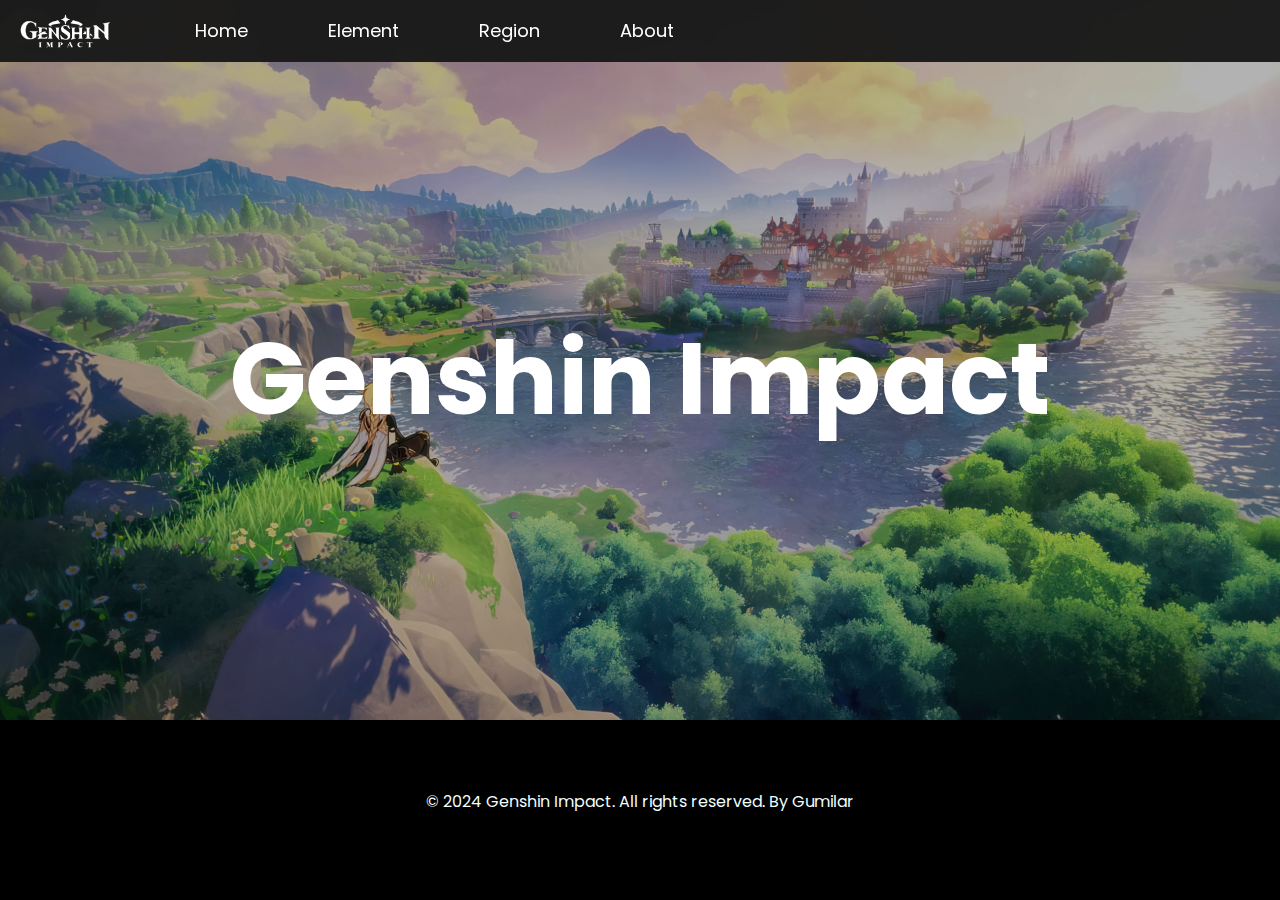
<file: index.html>
<!DOCTYPE html>
<html lang="en">
<head>
    <meta charset="UTF-8">
    <meta name="viewport" content="width=device-width, initial-scale=1.0">
    <title>Genshin Impact</title>
    <link rel="stylesheet" href="style.css">
    <link rel="preconnect" href="https://fonts.googleapis.com">
    <link rel="preconnect" href="https://fonts.gstatic.com" crossorigin>
    <link href="https://fonts.googleapis.com/css2?family=Poppins&display=swap" rel="stylesheet">
</head>
<body>
    <div id="jumbotron">
        <img src="img/1.png" alt="">
        <img src="img/2.jpg" alt="2">
        <img src="img/3.jpg" alt="3">
        <img src="img/4.jpg" alt="4">
        <h1>Genshin Impact</h1>
    </div>
    
    <header>
    <nav>
        <img src="img/logo2.png" alt="LOGO">        
        <a href="index.html">Home</a>
        <a href="elemen.html">Element</a>
        <a href="map.html">Region</a>
        <a href="about.html">About</a>
    </nav> 
    </header>
<footer><p>&copy; 2024 Genshin Impact. All rights reserved. By Gumilar</p></footer>
</body>
<script src="script.js"></script>
</html>
</file>
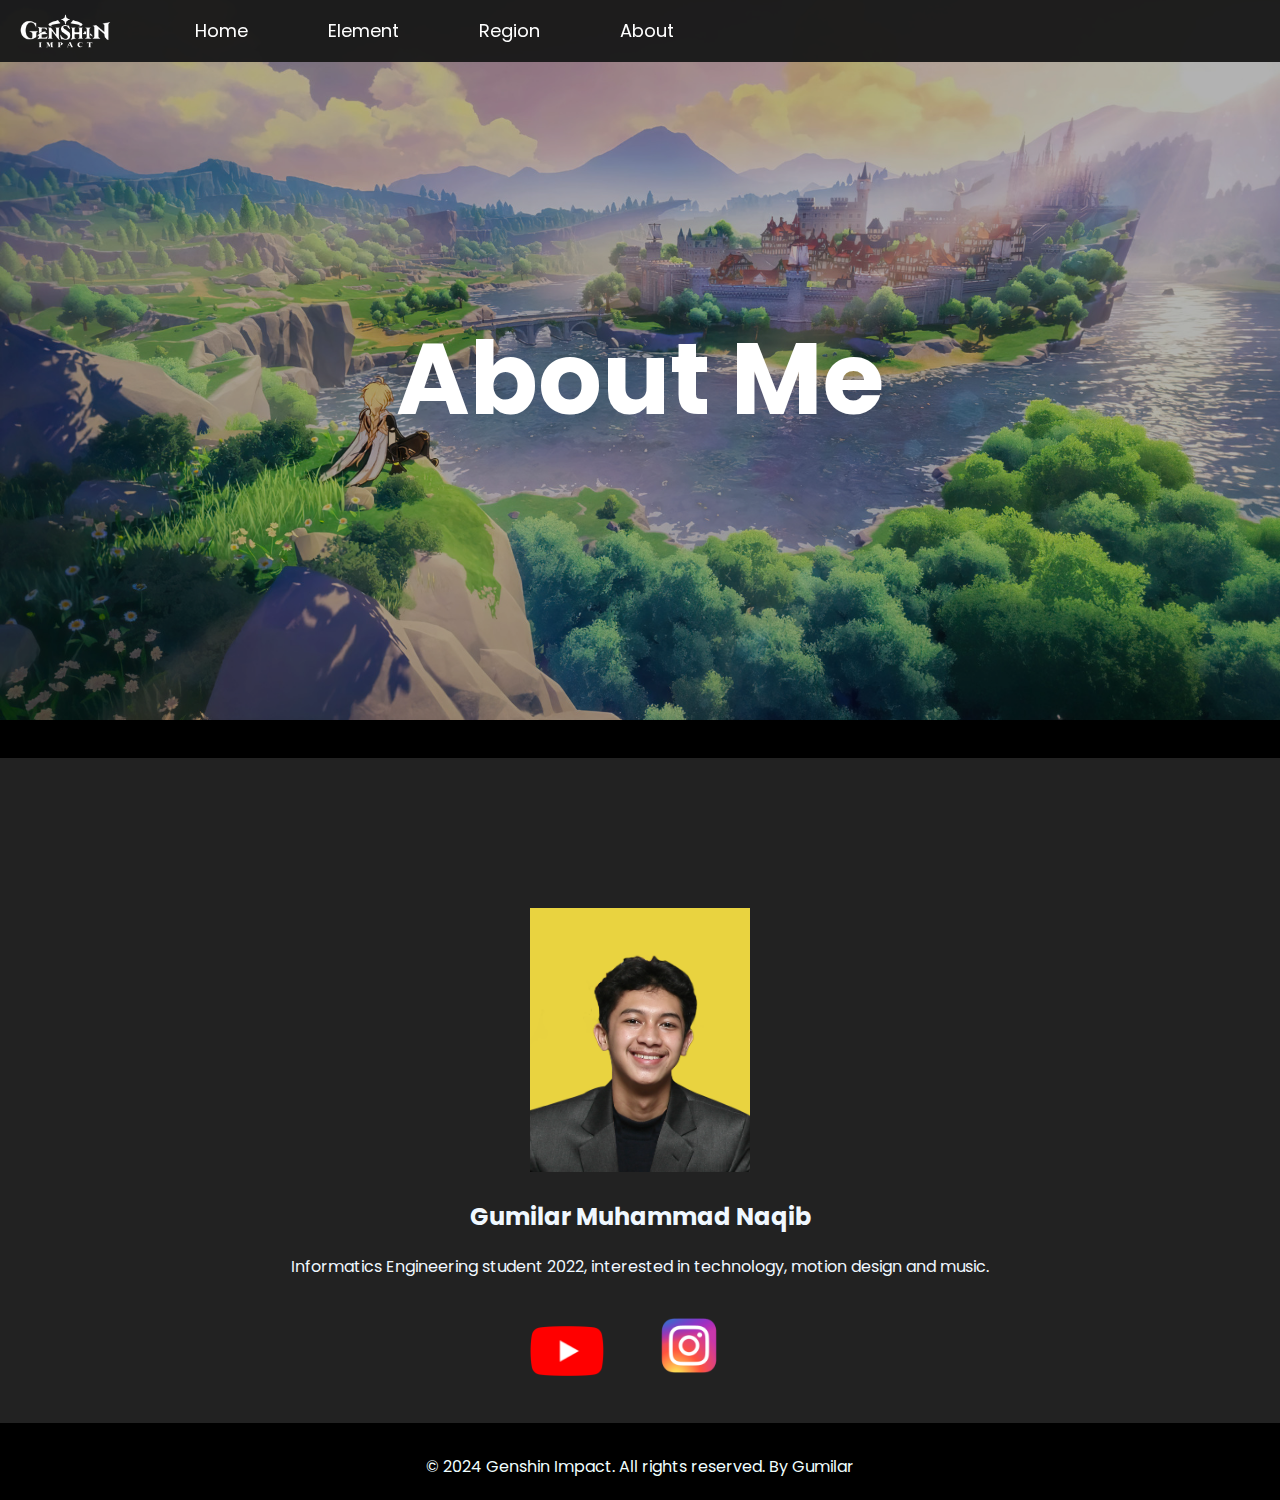
<file: about.html>
<!DOCTYPE html>
<html lang="en">
<head>
    <meta charset="UTF-8">
    <meta name="viewport" content="width=device-width, initial-scale=1.0">
    <title>Genshin Impact</title>
    <link rel="stylesheet" href="style.css">
    <link rel="preconnect" href="https://fonts.googleapis.com">
    <link rel="preconnect" href="https://fonts.gstatic.com" crossorigin>
    <link href="https://fonts.googleapis.com/css2?family=Poppins&display=swap" rel="stylesheet">
</head>
<body>
    <div id="jumbotron">
        <img src="img/1.png" alt="">
        <img src="img/2.jpg" alt="2">
        <img src="img/3.jpg" alt="3">
        <img src="img/4.jpg" alt="4">
        <h1>About Me</h1>
    </div>
    
    <header>
    <nav>
        <img src="img/logo2.png" alt="LOGO">        
        <a href="index.html">Home</a>
        <a href="elemen.html">Element</a>
        <a href="map.html">Region</a>
        <a href="about.html">About</a>
    </nav> 
    </header>


<center>   
<div class="container">
    <div class="left">
    <section id="saya"> 
    <img src="img/foto.png" alt="Foto" id="person">
    <h2>Gumilar Muhammad Naqib</h2>
    <p>Informatics Engineering student 2022, interested in technology, motion design and music.</p>
    <a href="https://www.youtube.com/channel/UC1DCbDinZww17_JOwIYv9aA"><img src="img/yt2.png" alt="Youtube" id="yt"></a>
    <a href="https://www.instagram.com/aaggibb?igsh=MTlobm9vMmptaGRqdQ== "><img src="img/ig.png" alt="Instagram" id="ig"></a>
</section>
    </div>
</div>

<footer><p>&copy; 2024 Genshin Impact. All rights reserved. By Gumilar</p></footer>
</body>
<script src="script.js"></script>
</html>
</file>
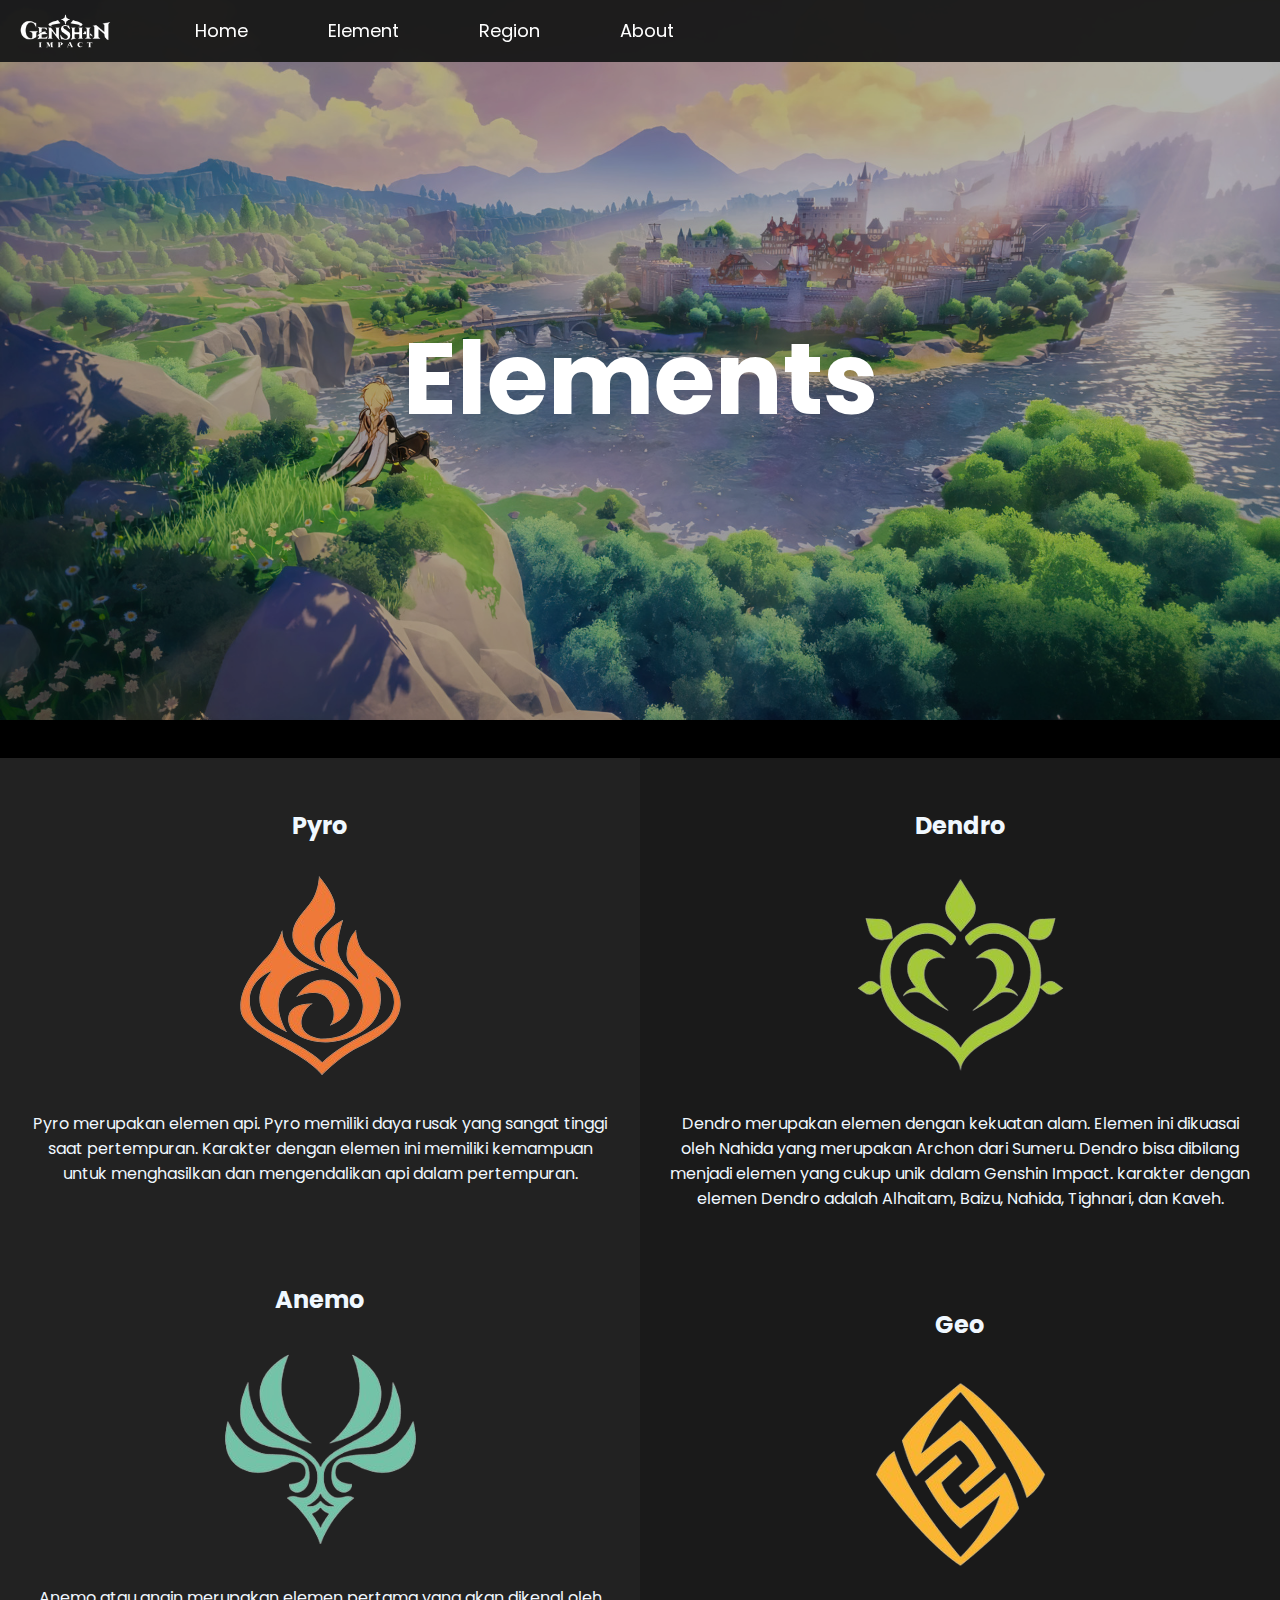
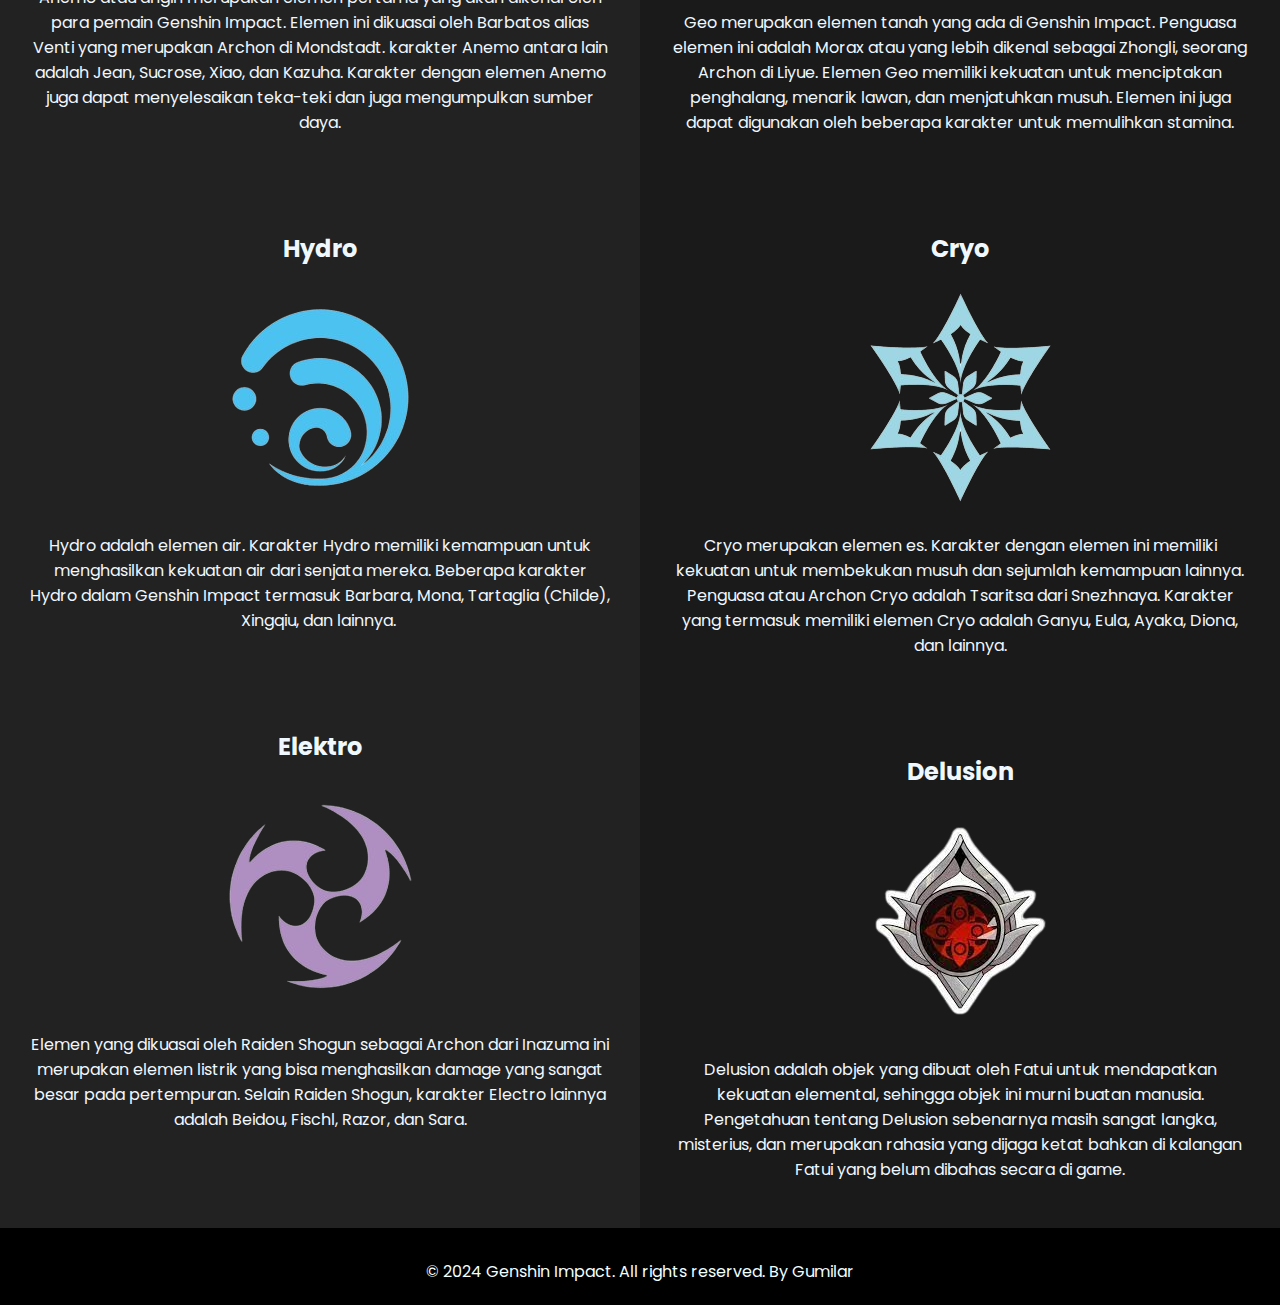
<file: elemen.html>
<!DOCTYPE html>
<html lang="en">
<head>
    <meta charset="UTF-8">
    <meta name="viewport" content="width=device-width, initial-scale=1.0">
    <title>Genshin Impact</title>
    <link rel="stylesheet" href="style.css">
    <link rel="preconnect" href="https://fonts.googleapis.com">
    <link rel="preconnect" href="https://fonts.gstatic.com" crossorigin>
    <link href="https://fonts.googleapis.com/css2?family=Poppins&display=swap" rel="stylesheet">
</head>
<body>
    <div id="jumbotron">
        <img src="img/1.png" alt="">
        <img src="img/2.jpg" alt="2">
        <img src="img/3.jpg" alt="3">
        <img src="img/4.jpg" alt="4">
        <h1>Elements</h1>
    </div>
    
    <header>
    <nav>
        <img src="img/logo2.png" alt="LOGO">        
        <a href="index.html">Home</a>
        <a href="elemen.html">Element</a>
        <a href="map.html">Region</a>
        <a href="about.html">About</a>
    </nav> 
    </header>


<center>   
<div class="container">
    <div class="left">
    <section class="api">
    <h2>Pyro</h2>
    <img src="img/pyro.png" alt="Api">
    <p>Pyro merupakan elemen api. Pyro memiliki daya rusak yang sangat tinggi saat pertempuran. Karakter dengan elemen ini memiliki kemampuan untuk menghasilkan dan mengendalikan api dalam pertempuran.
    </p>
    </section>

    <section class="anemo">
        <h2>Anemo</h2>
        <img src="img/anemo.png" alt="Api">
        <p>Anemo atau angin merupakan elemen pertama yang akan dikenal oleh para pemain Genshin Impact. Elemen ini dikuasai oleh Barbatos alias Venti yang merupakan Archon di Mondstadt. karakter Anemo antara lain adalah Jean, Sucrose, Xiao, dan Kazuha. Karakter dengan elemen Anemo juga dapat menyelesaikan teka-teki dan juga mengumpulkan sumber daya.
        </p>
        </section>

    <section class="hydro">
    <h2>Hydro</h2>
    <img src="img/hydro.png" alt="Api">
    <p>Hydro adalah elemen air. Karakter Hydro memiliki kemampuan untuk menghasilkan kekuatan air dari senjata mereka. Beberapa karakter Hydro dalam Genshin Impact termasuk Barbara, Mona, Tartaglia (Childe), Xingqiu, dan lainnya. 
    </p>
    </section>

    <section class="elektro">
    <h2>Elektro</h2>
    <img src="img/elektro.png" alt="Api">
    <p>Elemen yang dikuasai oleh Raiden Shogun sebagai Archon dari Inazuma ini merupakan elemen listrik yang bisa menghasilkan damage yang sangat besar pada pertempuran. Selain Raiden Shogun, karakter Electro lainnya adalah Beidou, Fischl, Razor, dan Sara. 
    </p>
    </section>
    </div>

    <div class="right">
    <section class="dendro">
    <h2>Dendro</h2>
    <img src="img/dendro.png" alt="Api">
    <p>Dendro merupakan elemen dengan kekuatan alam. Elemen ini dikuasai oleh Nahida yang merupakan Archon dari Sumeru. Dendro bisa dibilang menjadi elemen yang cukup unik dalam Genshin Impact. karakter dengan elemen Dendro adalah Alhaitam, Baizu, Nahida, Tighnari, dan Kaveh.
    </p>
    </section>

    <section class="geo">
    <h2>Geo</h2>
    <img src="img/geo.png" alt="Api">
    <p>Geo merupakan elemen tanah yang ada di Genshin Impact. Penguasa elemen ini adalah Morax atau yang lebih dikenal sebagai Zhongli, seorang Archon di Liyue. Elemen Geo memiliki kekuatan untuk menciptakan penghalang, menarik lawan, dan menjatuhkan musuh. Elemen ini juga dapat digunakan oleh beberapa karakter untuk memulihkan stamina.
    </p>
    </section>

    <section class="cryo">
    <h2>Cryo</h2>
    <img src="img/cryo.png" alt="Api">
    <p>Cryo merupakan elemen es. Karakter dengan elemen ini memiliki kekuatan untuk membekukan musuh dan sejumlah kemampuan lainnya. Penguasa atau Archon Cryo adalah Tsaritsa dari Snezhnaya. Karakter yang termasuk memiliki elemen Cryo adalah Ganyu, Eula, Ayaka, Diona, dan lainnya. 
    </p>
    </section>

    <section class="delusion">
    <h2>Delusion</h2>
    <img src="img/delusion.png" alt="delusion">
    <p>Delusion adalah objek yang dibuat oleh Fatui untuk mendapatkan kekuatan elemental, sehingga objek ini murni buatan manusia. Pengetahuan tentang Delusion sebenarnya masih sangat langka, misterius, dan merupakan rahasia yang dijaga ketat bahkan di kalangan Fatui yang belum dibahas secara di game.</p>
    </section>
    </div>
</div>

<footer><p>&copy; 2024 Genshin Impact. All rights reserved. By Gumilar</p></footer>
</body>
<script src="script.js"></script>
</html>
</file>
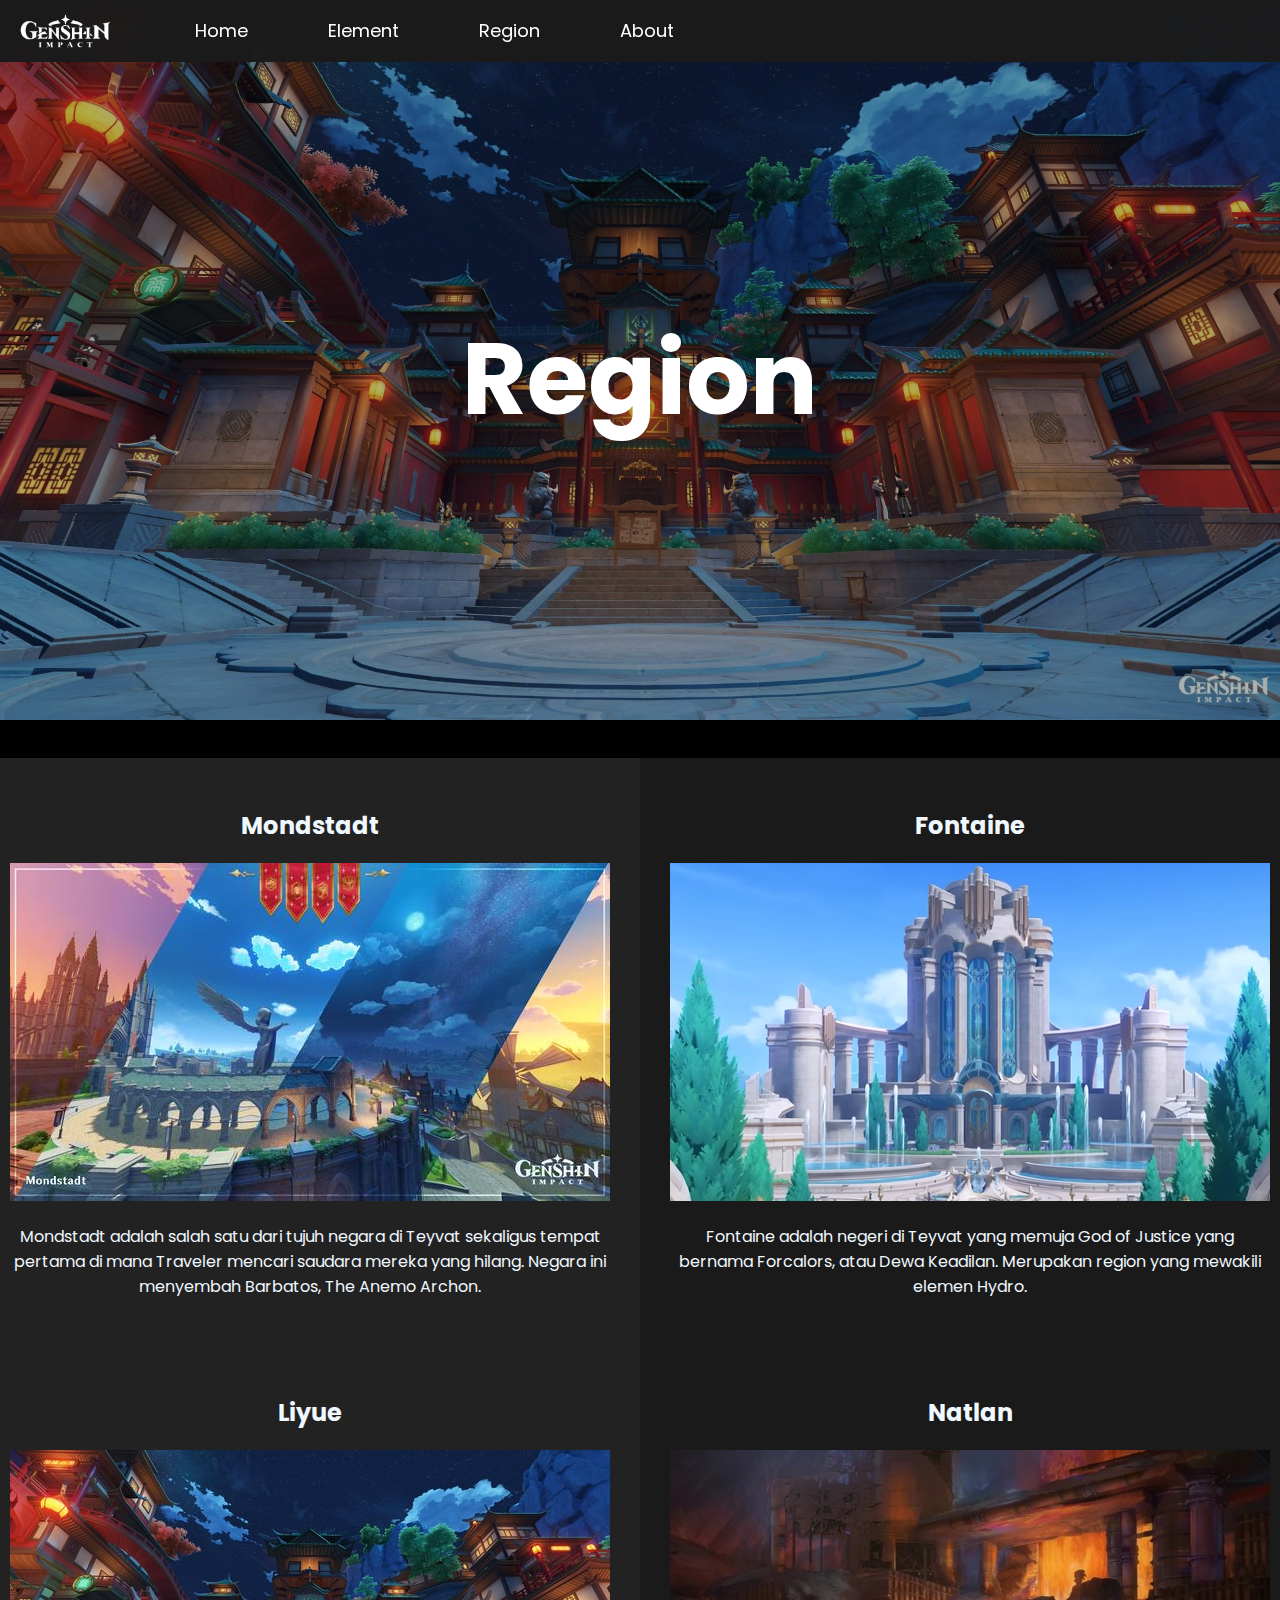
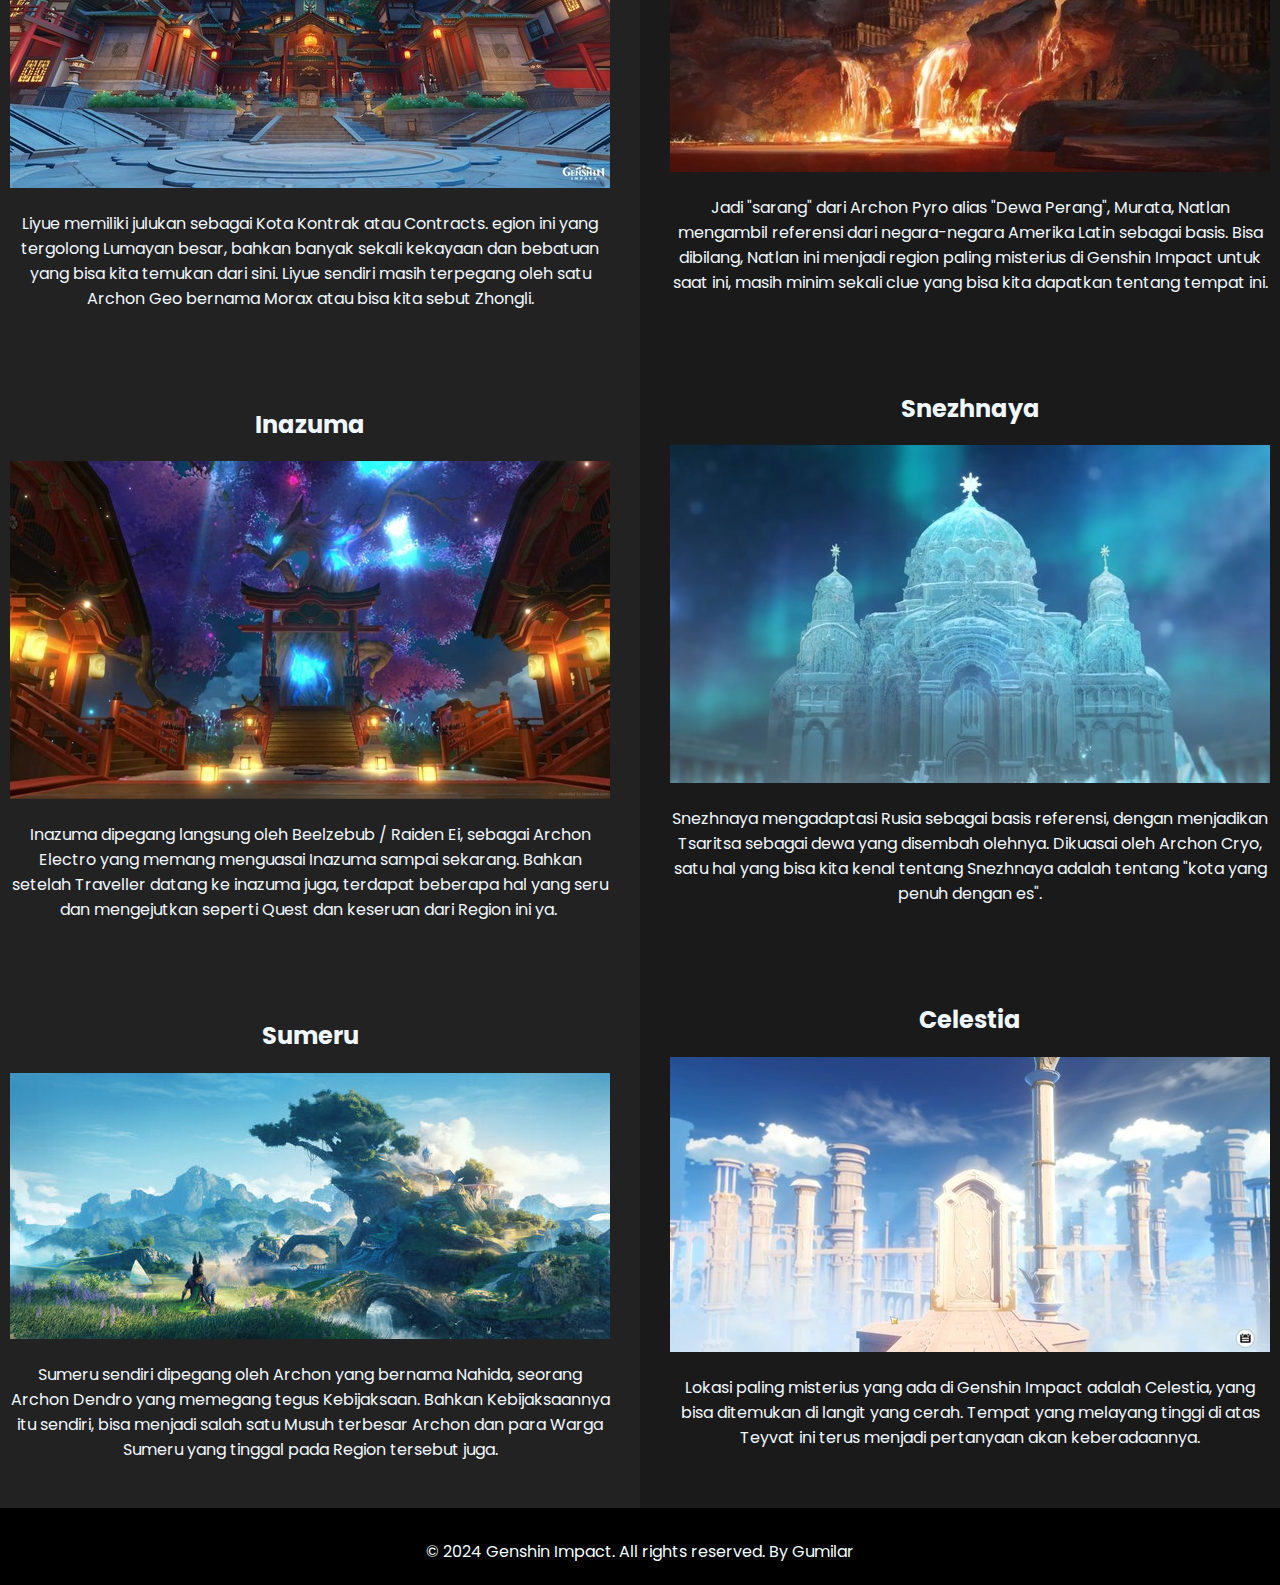
<file: map.html>
<!DOCTYPE html>
<html lang="en">
<head>
    <meta charset="UTF-8">
    <meta name="viewport" content="width=device-width, initial-scale=1.0">
    <title>Genshin Impact</title>
    <link rel="stylesheet" href="style.css">
    <link rel="preconnect" href="https://fonts.googleapis.com">
    <link rel="preconnect" href="https://fonts.gstatic.com" crossorigin>
    <link href="https://fonts.googleapis.com/css2?family=Poppins&display=swap" rel="stylesheet">
</head>
<body>
    <div id="jumbotron">
        <img src="img/2mondo.jpg" alt="">
        <img src="img/5liyue.jpg" alt="2">
        <img src="img/3sumeru.jpg" alt="3">
        <img src="img/4inazuma.jpg" alt="4">
        <h1>Region</h1>
    </div>
    
    <header>
    <nav>
        <img src="img/logo2.png" alt="LOGO">        
        <a href="index.html">Home</a>
        <a href="elemen.html">Element</a>
        <a href="map.html">Region</a>
        <a href="about.html">About</a>
    </nav> 
    </header>


<center>   
<div class="container">
    <div class="left">
    <section class="mondtadt">
    <h2>Mondstadt</h2>
    <img src="img/mondo.jpg" alt="Mondstadt">
    <p>Mondstadt adalah salah satu dari tujuh negara di Teyvat sekaligus tempat pertama di mana Traveler mencari saudara mereka yang hilang. Negara ini menyembah Barbatos, The Anemo Archon.
    </p>
    </section>

    <section class="liyue">
        <h2>Liyue</h2>
        <img src="img/liyue.jpg" alt="liyue">
        <p>Liyue memiliki julukan sebagai Kota Kontrak atau Contracts. egion ini yang tergolong Lumayan besar, bahkan banyak sekali kekayaan dan bebatuan yang bisa kita temukan dari sini. Liyue sendiri masih terpegang oleh satu Archon Geo bernama Morax atau bisa kita sebut Zhongli.
        </p>
        </section>

    <section class="inazuma">
    <h2>Inazuma</h2>
    <img src="img/inazuma.jpg" alt="inazuma">
    <p>Inazuma dipegang langsung oleh Beelzebub / Raiden Ei, sebagai Archon Electro yang memang menguasai Inazuma sampai sekarang. Bahkan setelah Traveller datang ke inazuma juga, terdapat beberapa hal yang seru dan mengejutkan seperti Quest dan keseruan dari Region ini ya. 
    </p>
    </section>

    <section class="Sumeru">
    <h2>Sumeru</h2>
    <img src="img/sumeru.jpg" alt="sumeru">
    <p>Sumeru sendiri dipegang oleh Archon yang  bernama Nahida, seorang Archon Dendro yang memegang tegus Kebijaksaan. Bahkan Kebijaksaannya itu sendiri, bisa menjadi salah satu Musuh terbesar Archon dan para Warga Sumeru yang tinggal pada Region tersebut juga. 
    </p>
    </section>
    </div>

    <div class="right">
    <section class="fontain">
    <h2>Fontaine</h2>
    <img src="img/fountain.jpg" alt="fontain">
    <p>Fontaine adalah negeri di Teyvat yang memuja God of Justice yang bernama Forcalors, atau Dewa Keadilan. Merupakan region yang mewakili elemen Hydro.
    </p>
    </section>

    <section class="natlan">
    <h2>Natlan</h2>
    <img src="img/natlan.jpg" alt="natlan">
    <p>Jadi "sarang" dari Archon Pyro alias "Dewa Perang", Murata, Natlan mengambil referensi dari negara-negara Amerika Latin sebagai basis. Bisa dibilang, Natlan ini menjadi region paling misterius di Genshin Impact untuk saat ini, masih minim sekali clue yang bisa kita dapatkan tentang tempat ini.
    </p>
    </section>

    <section class="snezhnaya">
    <h2>Snezhnaya</h2>
    <img src="img/snezhnaya.jpg" alt="snezhnaya">
    <p>Snezhnaya mengadaptasi Rusia sebagai basis referensi, dengan menjadikan Tsaritsa sebagai dewa yang disembah olehnya. Dikuasai oleh Archon Cryo, satu hal yang bisa kita kenal tentang Snezhnaya adalah tentang "kota yang penuh dengan es".</p>
    </section>

    <section class="celestia">
    <h2>Celestia</h2>
    <img src="img/celestia.jpg" alt="celestia">
    <p>Lokasi paling misterius yang ada di Genshin Impact adalah Celestia, yang bisa ditemukan di langit yang cerah. Tempat yang melayang tinggi di atas Teyvat ini terus menjadi pertanyaan akan keberadaannya.</p>
    </section>
    </div>
</div>

<footer><p>&copy; 2024 Genshin Impact. All rights reserved. By Gumilar</p></footer>
</body>
<script src="script.js"></script>
</html>
</file>
<file: style.css>
body{
    margin: 0;
    padding: 0;
    font-family: 'Poppins', sans-serif;
    background-color: black;
}

nav {
    position: fixed;
    background-color: rgba(27, 27, 27, 0.98);
    width: 100%;
    display: flex;
    align-items: center;
    top: 0;
    padding: 1px;
}

nav a {
    text-decoration: none;
    color: rgb(255, 255, 255);
    font-size: 18px;
    padding: 0 40px;
}
nav img {
    max-height: 60px;  
    margin-left: 15px;
    padding-right: 40px; 
}

#jumbotron{
    width: 100%;
    height: auto;
}
#jumbotron img {
    position: absolute;
    width: 100%; 
    height: auto; 
    top: 0;
    left: 0;
    opacity: 0;
    transition: opacity 1s ease-in-out;
    filter: brightness(70%);
}

#jumbotron img.active {
    opacity: 1;
    filter: brightness(70%);
}

h1{
    position: relative;
    padding: 237px  150px;
    font-size: 100px;
    color: rgb(255, 255, 255);
    text-align: center;
}

footer{
    text-align: center;
    color: azure;
    background-color: black;
    padding-top: 15px;
    padding-bottom: 5px;
}

.container{
    color: aliceblue;
    /*padding: 60px 50px;*/
    display: flex;
    justify-content: center;
}

.left, .right {
    flex: 1;
}

.right{
    background-color: rgb(26, 26, 26);
}

.left {
    background-color: rgb(34, 34, 34);
}

section{
    padding: 30px;
}

#person{
    width: 18%;
}

#saya{
    padding-top: 150px;
}

#yt{
    width: 6%;
    padding-bottom: 10px;
}

#ig{
    width: 10%;
    padding-left: 20px;
    padding-top: 10px;
}

nav a:hover {
    background-color: rgb(45, 45, 46); /* Ganti dengan warna latar belakang yang diinginkan */
    color: whitesmoke; /* Ganti dengan warna teks yang diinginkan */
}
</file>
